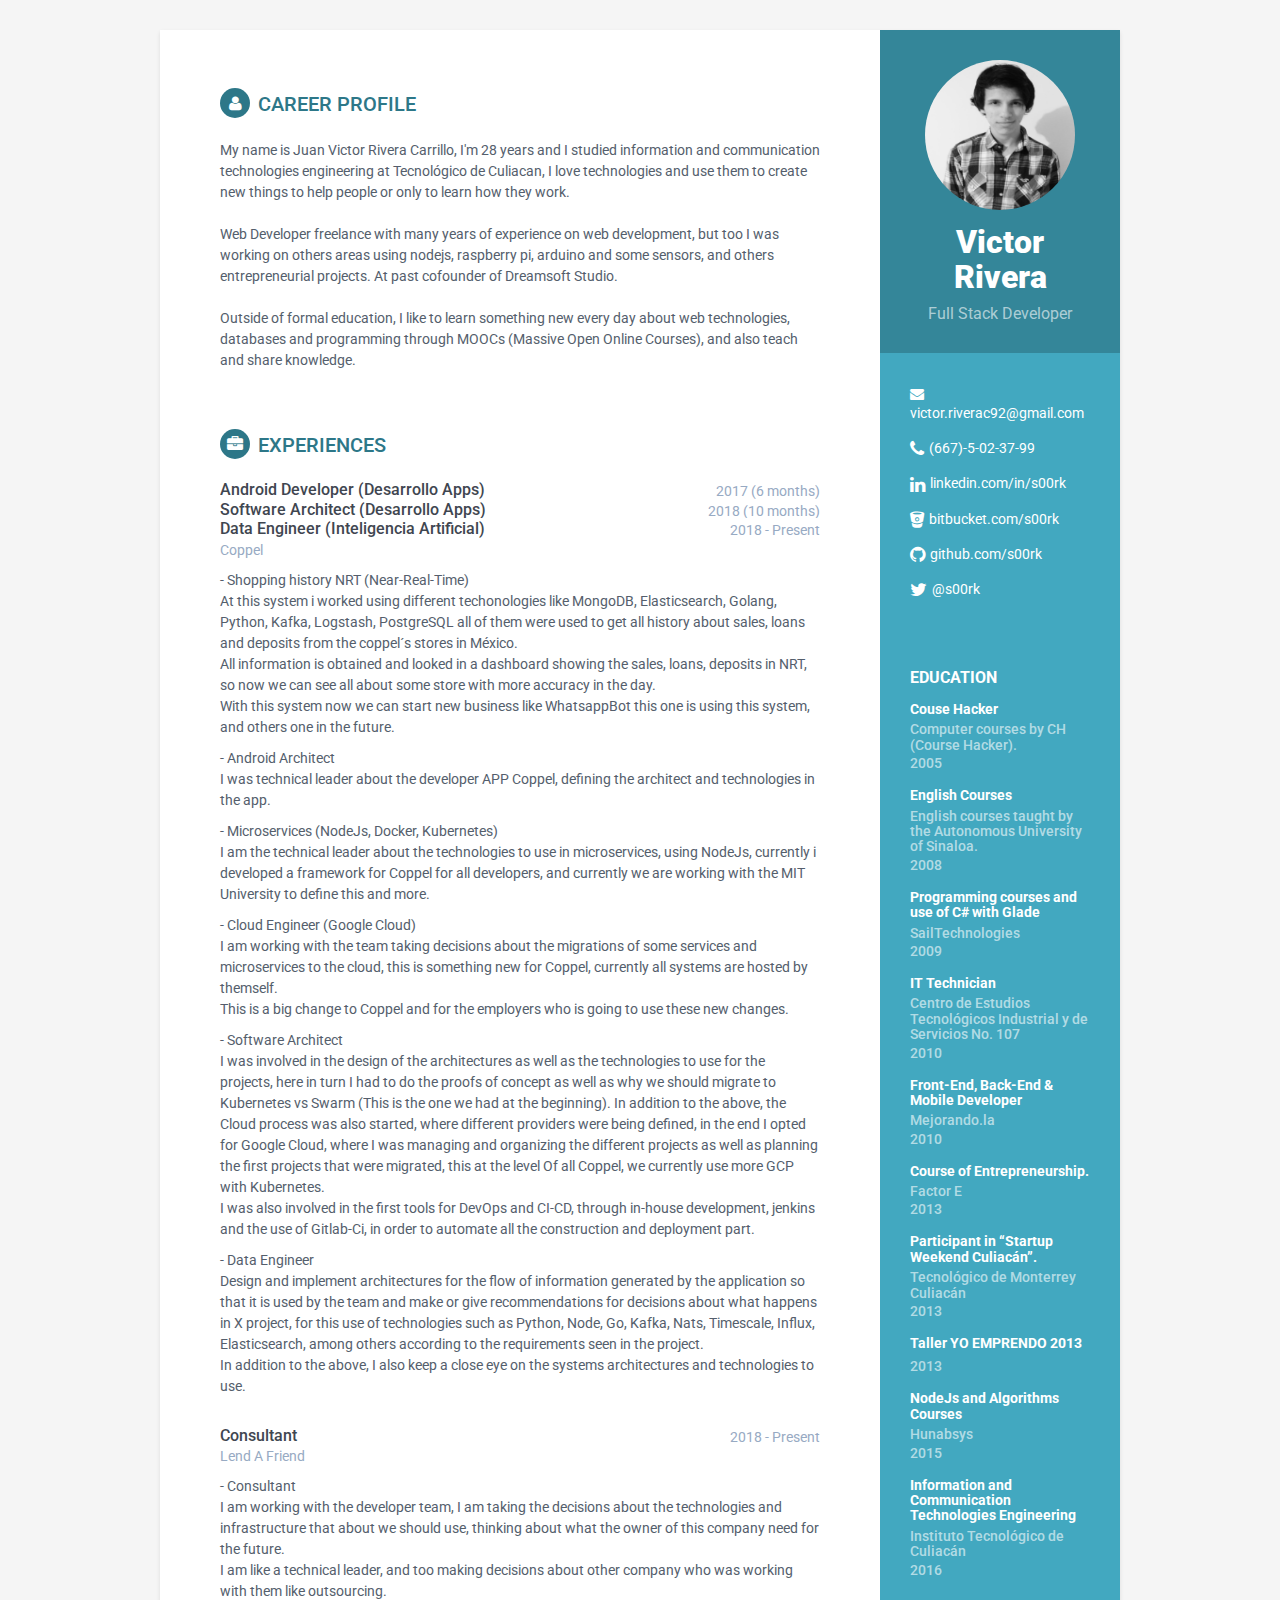
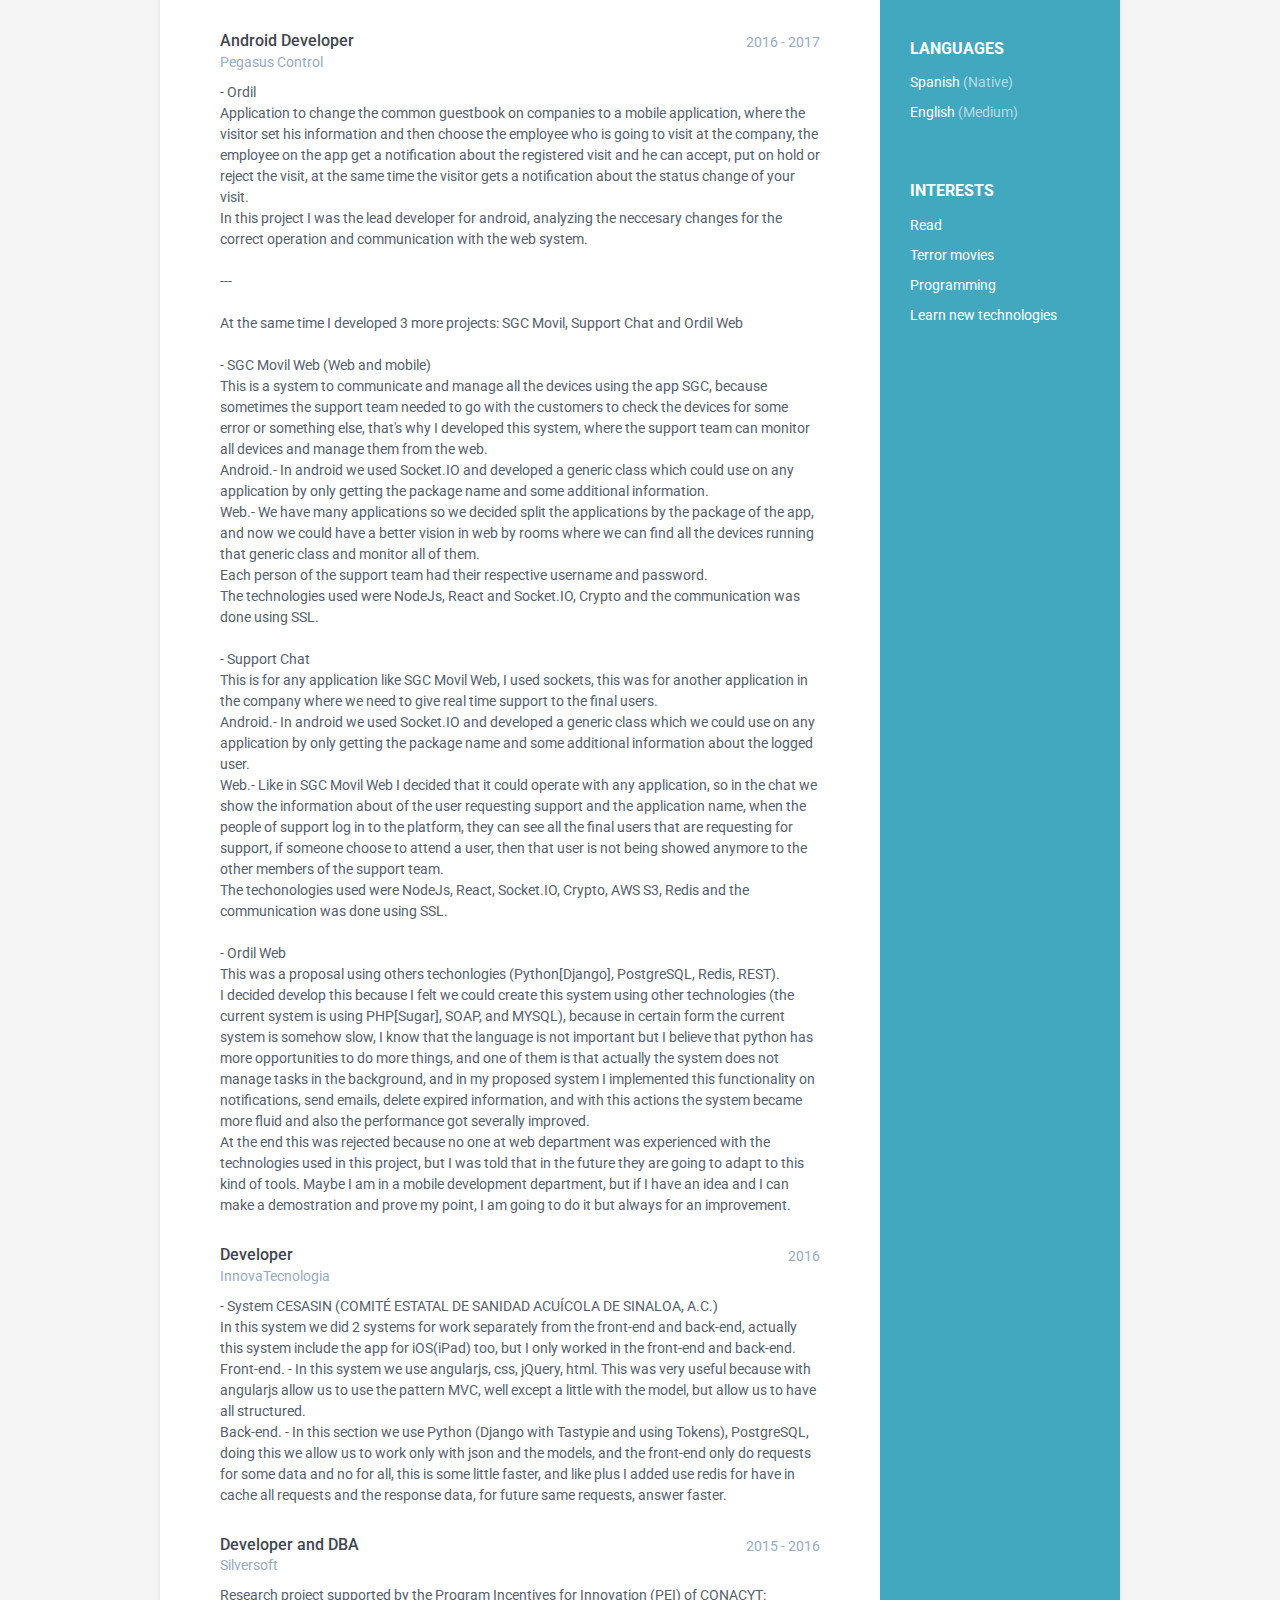
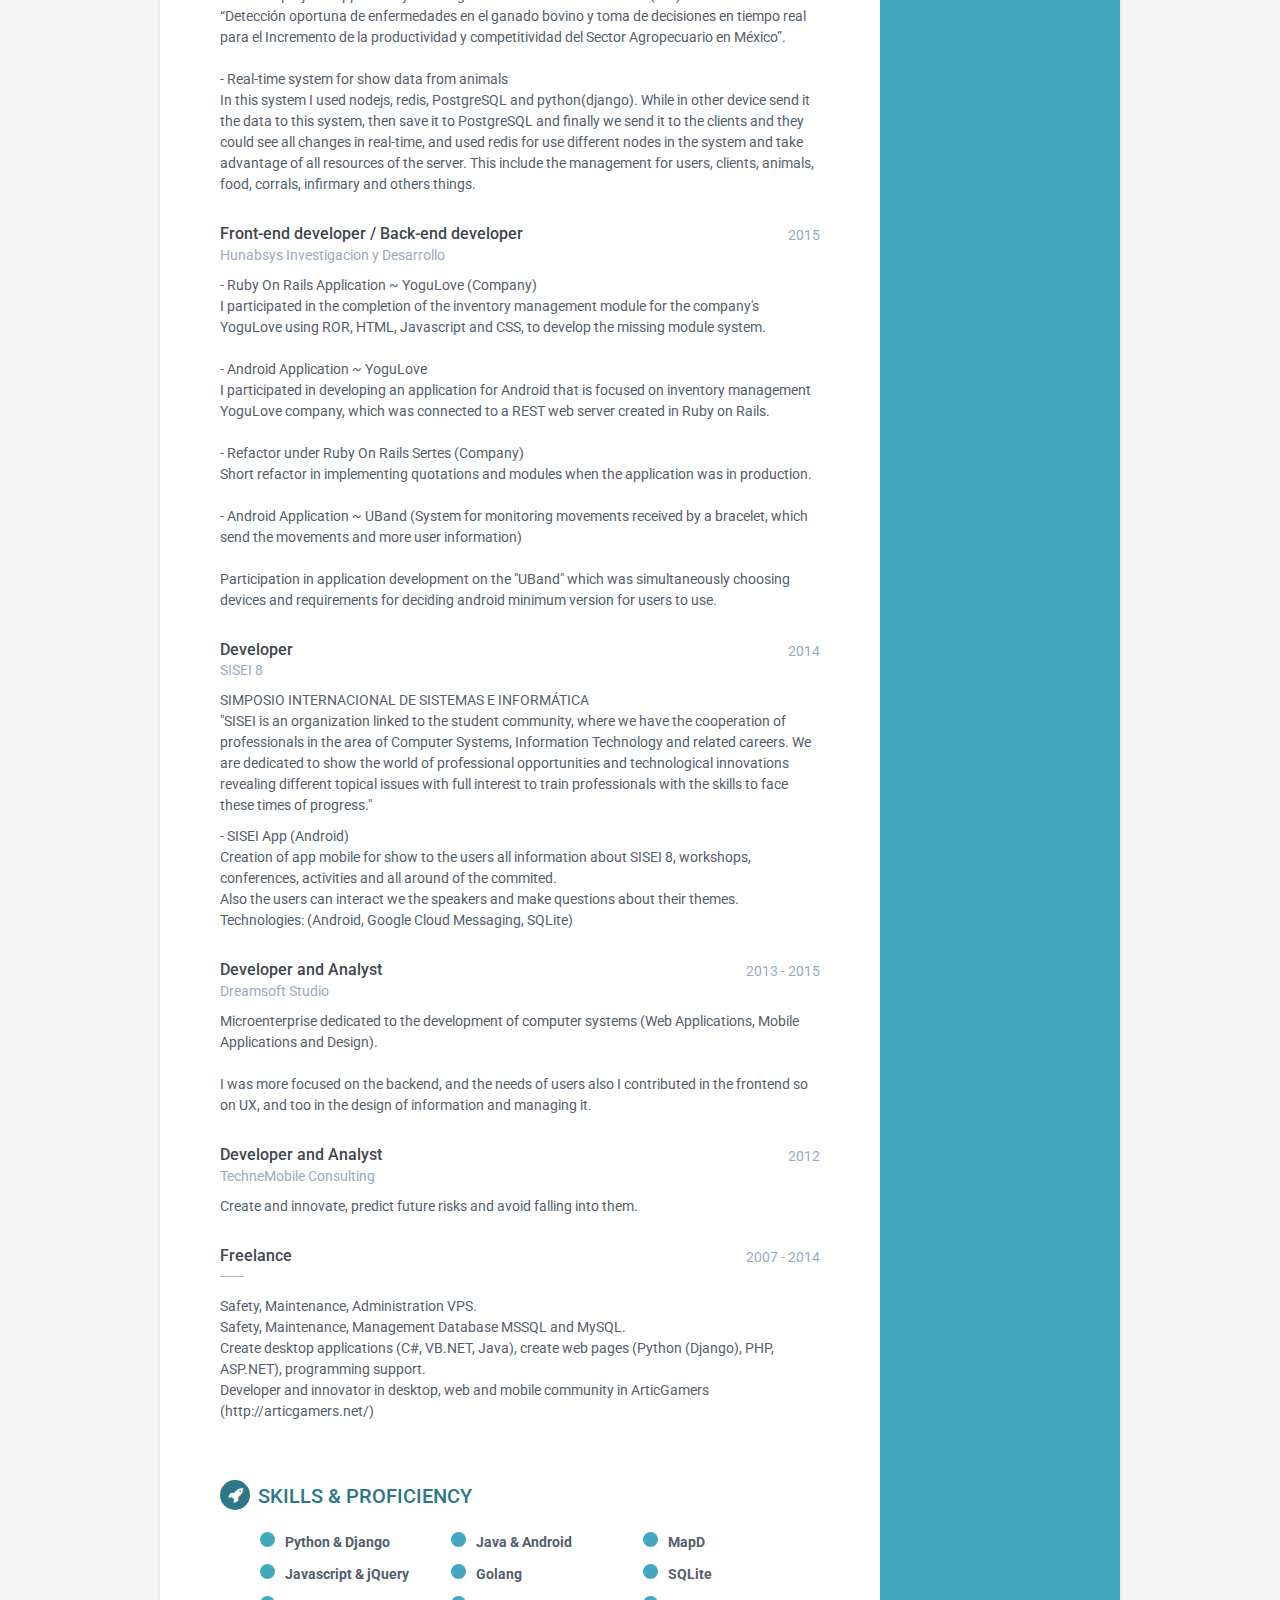
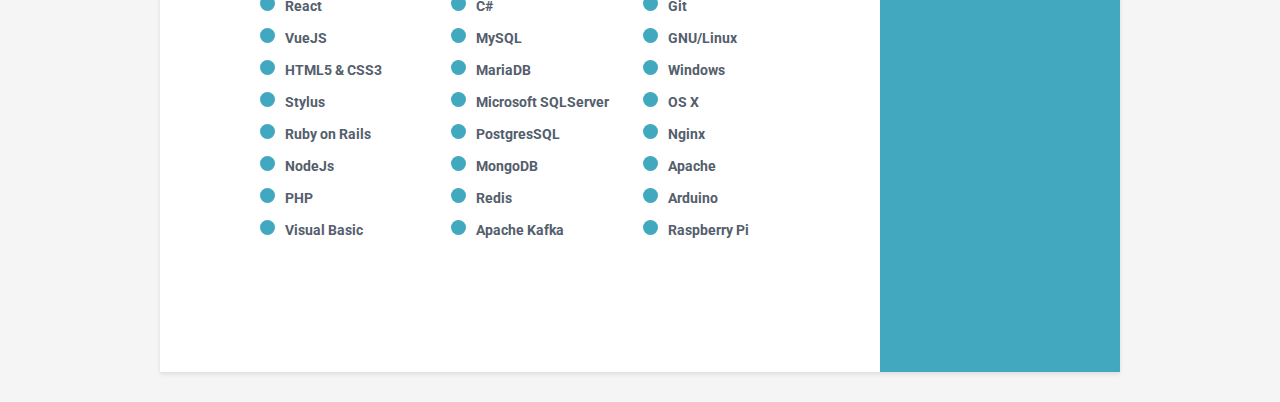
<file: index.html>
<!DOCTYPE html>
<!--[if IE 8]> <html lang="en" class="ie8"> <![endif]-->
<!--[if IE 9]> <html lang="en" class="ie9"> <![endif]-->
<!--[if !IE]><!--> <html lang="en"> <!--<![endif]-->
<head>
    <title>Victor Rivera</title>
    <meta charset="utf-8">
    <meta http-equiv="X-UA-Compatible" content="IE=edge">
    <meta name="viewport" content="width=device-width, initial-scale=1.0">
    <link href='https://fonts.googleapis.com/css?family=Roboto:400,500,400italic,300italic,300,500italic,700,700italic,900,900italic' rel='stylesheet' type='text/css'>
    <link rel="stylesheet" href="assets/plugins/bootstrap/css/bootstrap.min.css">
    <link rel="stylesheet" href="assets/plugins/font-awesome/css/font-awesome.css">

    <link id="theme-style" rel="stylesheet" href="assets/css/styles.css" media="screen">
    <!--[if lt IE 9]>
      <script src="https://oss.maxcdn.com/html5shiv/3.7.2/html5shiv.min.js"></script>
      <script src="https://oss.maxcdn.com/respond/1.4.2/respond.min.js"></script>
      <![endif]-->
  </head>

  <body>
    <div class="wrapper">
        <div class="sidebar-wrapper">
            <div class="profile-container">
                <img class="profile" src="https://s00rk.github.io/assets/images/profile.jpeg" alt="" />
                <h1 class="name">Victor Rivera</h1>
                <h3 class="tagline">Full Stack Developer</h3>
            </div>

            <div class="contact-container container-block">
                <ul class="list-unstyled contact-list">
                    <li class="email"><i class="fa fa-envelope"></i><a href="mailto:victor.riverac92@gmail.com">victor.riverac92@gmail.com</a></li>
                    <li class="phone"><i class="fa fa-phone"></i><a href="tel:6675023799">(667)-5-02-37-99</a></li>
                    <!--
                    <li class="website"><i class="fa fa-globe"></i><a href="http://s00rk.github.io/" target="_blank">Blog</a></li>
                    -->
                    <li class="linkedin"><i class="fa fa-linkedin"></i><a href="https://mx.linkedin.com/in/s00rk" target="_blank">linkedin.com/in/s00rk</a></li>
                    <li class="bitbucket"><i class="fa fa-bitbucket"></i><a href="http://bitbucket.com/s00rk" target="_blank">bitbucket.com/s00rk</a></li>
                    <li class="github"><i class="fa fa-github"></i><a href="http://github.com/s00rk" target="_blank">github.com/s00rk</a></li>
                    <li class="twitter"><i class="fa fa-twitter"></i><a href="https://twitter.com/s00rk" target="_blank">@s00rk</a></li>
                </ul>
            </div>
            <div class="education-container container-block">
                <h2 class="container-block-title">Education</h2>
                <div class="item">
                    <h4 class="degree">Couse Hacker</h4>
                    <h5 class="meta">Computer courses by CH (Course Hacker).</h5>
                    <div class="time">2005</div>
                </div>
                <div class="item">
                    <h4 class="degree">English Courses</h4>
                    <h5 class="meta">English courses taught by the Autonomous University of Sinaloa.</h5>
                    <div class="time">2008</div>
                </div>
                <div class="item">
                    <h4 class="degree">Programming courses and use of C# with Glade</h4>
                    <h5 class="meta">SailTechnologies</h5>
                    <div class="time">2009</div>
                </div>
                <div class="item">
                    <h4 class="degree">IT Technician</h4>
                    <h5 class="meta">Centro de Estudios Tecnológicos Industrial y de Servicios No. 107</h5>
                    <div class="time">2010</div>
                </div>
                <div class="item">
                    <h4 class="degree">Front-End, Back-End & Mobile Developer</h4>
                    <h5 class="meta">Mejorando.la</h5>
                    <div class="time">2010</div>
                </div>
                <div class="item">
                    <h4 class="degree">Course of Entrepreneurship.</h4>
                    <h5 class="meta">Factor E</h5>
                    <div class="time">2013</div>
                </div>
                <div class="item">
                    <h4 class="degree">Participant in “Startup Weekend Culiacán”.</h4>
                    <h5 class="meta">Tecnológico de Monterrey Culiacán</h5>
                    <div class="time">2013</div>
                </div>
                <div class="item">
                    <h4 class="degree">Taller YO EMPRENDO 2013</h4>
                    <div class="time">2013</div>
                </div>
                <div class="item">
                    <h4 class="degree">NodeJs and Algorithms Courses</h4>
                    <h5 class="meta">Hunabsys</h5>
                    <div class="time">2015</div>
                </div>
                <div class="item">
                    <h4 class="degree">Information and Communication Technologies Engineering</h4>
                    <h5 class="meta">Instituto Tecnológico de Culiacán</h5>
                    <div class="time">2016</div>
                </div>
            </div>

            <div class="languages-container container-block">
                <h2 class="container-block-title">Languages</h2>
                <ul class="list-unstyled interests-list">
                    <li>Spanish <span class="lang-desc">(Native)</span></li>
                    <li>English <span class="lang-desc">(Medium)</span></li>
                </ul>
            </div>

            <div class="interests-container container-block">
                <h2 class="container-block-title">Interests</h2>
                <ul class="list-unstyled interests-list">
                    <li>Read</li>
                    <li>Terror movies</li>
                    <li>Programming</li>
                    <li>Learn new technologies</li>
                </ul>
            </div>

        </div>

        <div class="main-wrapper">

            <section class="section summary-section">
                <h2 class="section-title"><i class="fa fa-user"></i>Career Profile</h2>
                <div class="summary">
                    <p>
                        My name is Juan Victor Rivera Carrillo, I'm 28 years and I studied information and communication technologies engineering at Tecnológico de Culiacan, I love technologies and use them to create new things to help people or only to learn how they work.
                        <br><br>
                        Web Developer freelance with many years of experience on web development, but too I was working on others areas using nodejs, raspberry pi, arduino and some sensors, and others entrepreneurial projects.
                        At past cofounder of Dreamsoft Studio.
                        <br><br>
                        Outside of formal education, I like to learn something new every day about web technologies, databases and programming through MOOCs (Massive Open Online Courses), and also teach and share knowledge.
                    </p>
                </div>
            </section>

            <section class="section experiences-section">
                <h2 class="section-title"><i class="fa fa-briefcase"></i>Experiences</h2>

				<div class="item">
                    <div class="meta">
                        <div class="upper-row">
                            <h3 class="job-title">Android Developer (Desarrollo Apps)</h3>
                            <div class="time">2017 (6 months)</div>
                        </div>
						<div class="upper-row">
                            <h3 class="job-title">Software Architect (Desarrollo Apps)</h3>
                            <div class="time">2018 (10 months)</div>
                        </div>
						<div class="upper-row">
                            <h3 class="job-title">Data Engineer (Inteligencia Artificial)</h3>
                            <div class="time">2018 - Present</div>
                        </div>
                        <div class="company">Coppel</div>
                    </div>
                    <div class="details">
                        <p>
                            - Shopping history NRT (Near-Real-Time)
                            <br>
                            At this system i worked using different techonologies like MongoDB, Elasticsearch, Golang, Python, Kafka, Logstash, PostgreSQL all of them were used to get all history about sales, loans and deposits from the coppel´s stores in México.  <br>
                            All information is obtained and looked in a dashboard showing the sales, loans, deposits in NRT, so now we can see all about some store with more accuracy in the day. <br>
							With this system now we can start new business like WhatsappBot this one is using this system, and others one in the future.
                        </p>
						<p>
                            - Android Architect
							<br />
							I was technical leader about the developer APP Coppel, defining the architect and technologies in the app.
                        </p>
						<p>
                            - Microservices (NodeJs, Docker, Kubernetes)
							<br />
							I am the technical leader about the technologies to use in microservices, using NodeJs, currently i developed a framework for Coppel for all developers, and currently we are working with the MIT University to define this and more.
                        </p>
						<p>
                            - Cloud Engineer (Google Cloud)
							<br />
							I am working with the team taking decisions about the migrations of some services and microservices to the cloud, this is something new for Coppel, currently all systems are hosted by themself.<br />
							This is a big change to Coppel and for the employers who is going to use these new changes.
                        </p>
                        <p>
                            - Software Architect
                            <br />
                            I was involved in the design of the architectures as well as the technologies to use for the projects, here in turn I had to do the proofs of concept as well as why we should migrate to Kubernetes vs Swarm (This is the one we had at the beginning).
In addition to the above, the Cloud process was also started, where different providers were being defined, in the end I opted for Google Cloud, where I was managing and organizing the different projects as well as planning the first projects that were migrated, this at the level Of all Coppel, we currently use more GCP with Kubernetes.
                            <br />
I was also involved in the first tools for DevOps and CI-CD, through in-house development, jenkins and the use of Gitlab-Ci, in order to automate all the construction and deployment part.
                        </p>
                        <p>
                            - Data Engineer
                            <br />
                            Design and implement architectures for the flow of information generated by the application so that it is used by the team and make or give recommendations for decisions about what happens in X project, for this use of technologies such as Python, Node, Go, Kafka, Nats, Timescale, Influx, Elasticsearch, among others according to the requirements seen in the project.
                            <br />
                            In addition to the above, I also keep a close eye on the systems architectures and technologies to use.
                        </p>
                    </div>
                </div>

				<div class="item">
                    <div class="meta">
						<div class="upper-row">
                            <h3 class="job-title">Consultant</h3>
                            <div class="time">2018 - Present</div>
                        </div>
                        <div class="company">Lend A Friend</div>
                    </div>
                    <div class="details">
                        <p>
                            - Consultant
                            <br>
                            I am working with the developer team, I am taking the decisions about the technologies and infrastructure that about we should use, thinking about what the owner of this company need for the future.<br />
							I am like a technical leader, and too making decisions about other company who was working with them like outsourcing.
                        </p>
                    </div>
                </div>

                <div class="item">
                    <div class="meta">
                        <div class="upper-row">
                            <h3 class="job-title">Android Developer</h3>
                            <div class="time">2016 - 2017</div>
                        </div>
                        <div class="company">Pegasus Control</div>
                    </div>
                    <div class="details">
                        <p>
                            - Ordil
                            <br>
                            Application to change the common guestbook on companies to a mobile application, where the visitor set his information and then choose the employee who is going to visit at the company,
                            the employee on the app get a notification about the registered visit and he can accept, put on hold or reject the visit, at the same time the visitor gets a notification about the status change of your visit.
                            <br />
                            In this project I was the lead developer for android, analyzing the neccesary changes for the correct operation and communication with the web system.
                            <br /><br />
                            ---
                            <br /><br />
                            At the same time I developed 3 more projects: SGC Movil, Support Chat and Ordil Web
                            <br /><br />
                            - SGC Movil Web (Web and mobile)
                            <br />
                            This is a system to communicate and manage all the devices using the app SGC, because sometimes the support team needed to go with the customers to check the devices for some error or something else,
                            that's why I developed this system, where the support team can monitor all devices and manage them from the web.
                            <br />
                            Android.- In android we used Socket.IO and developed a generic class which could use on any application by only getting the package name and some additional information.
                            <br />
                            Web.- We have many applications so we decided split the applications by the package of the app, and now we could
                            have a better vision in web by rooms where we can find all the devices running that generic class and monitor all of them.
                            <br />
                            Each person of the support team had their respective username and password.
                            <br />
                            The technologies used were NodeJs, React and Socket.IO, Crypto and the communication was done using SSL.
                            <br /><br />
                            - Support Chat
                            <br />
                            This is for any application like SGC Movil Web, I used sockets, this was for another application in the company where we need to give real time support to the final users.
                            <br />
                            Android.- In android we used Socket.IO and developed a generic class which we could use on any application by only getting the package name and some additional information about the logged user.
                            <br />
                            Web.- Like in SGC Movil Web I decided that it could operate with any application, so in the chat we show the information about of the user requesting support and the application name,
                            when the people of support log in to the platform, they can see all the final users that are requesting for support, if someone choose to attend a user, then that user is not being showed anymore to the other members of the support team.
                            <br />
                            The techonologies used were NodeJs, React, Socket.IO, Crypto, AWS S3, Redis and the communication was done using SSL.
                            <br /><br />
                            - Ordil Web
                            <br />
                            This was a proposal using others techonlogies (Python[Django], PostgreSQL, Redis, REST).
                            <br />
                            I decided develop this because I felt we could create this system using other technologies (the current system is using PHP[Sugar], SOAP, and MYSQL), because in certain form the current system is somehow slow,
                            I know that the language is not important but I believe that python has more opportunities to do more things, and one of them is that actually the system does not manage tasks in the background, and in my proposed system
                            I implemented this functionality on notifications, send emails, delete expired information, and with this actions the system became more fluid and also the performance got severally improved.
                            <br />
                            At the end this was rejected because no one at web department was experienced with the technologies used in this project, but I was told that in the future they are going to adapt to this kind of tools.
                            Maybe I am in a mobile development department, but if I have an idea and I can make a demostration and prove my point, I am going to do it but always for an improvement.
                        </p>
                    </div>
                </div>

                <div class="item">
                    <div class="meta">
                        <div class="upper-row">
                            <h3 class="job-title">Developer</h3>
                            <div class="time">2016</div>
                        </div>
                        <div class="company">InnovaTecnologia</div>
                    </div>
                    <div class="details">
                        <p>
                            - System CESASIN (COMITÉ ESTATAL DE SANIDAD ACUÍCOLA DE SINALOA, A.C.)
                            <br>
                            In this system we did 2 systems for work separately from the front-end and back-end, actually this system include the app for iOS(iPad) too, but I only worked in the front-end and back-end. <br>
                            Front-end. - In this system we use angularjs, css, jQuery, html. This was very useful because with angularjs allow us to use the pattern MVC, well except a little with the model, but allow us to have all structured. <br>
                            Back-end. - In this section we use Python (Django with Tastypie and using Tokens), PostgreSQL, doing this we allow us to work only with json and the models, and the front-end only do requests for some data and no for all, this is some little faster, and like plus I added use redis for have in cache all requests and the response data, for future same requests, answer faster.
                        </p>
                    </div>
                </div>

                <div class="item">
                    <div class="meta">
                        <div class="upper-row">
                            <h3 class="job-title">Developer and DBA</h3>
                            <div class="time">2015 - 2016</div>
                        </div><!--//upper-row-->
                        <div class="company">Silversoft</div>
                    </div><!--//meta-->
                    <div class="details">
                        <p>
                            Research project supported by the Program Incentives for Innovation (PEI) of CONACYT:
                            <br>
                            “Detección oportuna de enfermedades en el ganado bovino y toma de decisiones en tiempo real para el Incremento de la productividad y competitividad del Sector Agropecuario en México”.

                            <br><br>
                            - Real-time system for show data from animals
                            <br>
                            In this system I used nodejs, redis, PostgreSQL and python(django). While in other device send it the data to this system, then save it to PostgreSQL and finally we send it to the clients and they could see all changes in real-time, and used redis for use different nodes in the system and take advantage of all resources of the server. This include the management for users, clients, animals, food, corrals, infirmary and others things.
                        </p>
                    </div><!--//details-->
                </div>

                <div class="item">
                    <div class="meta">
                        <div class="upper-row">
                            <h3 class="job-title">Front-end developer / Back-end developer</h3>
                            <div class="time">2015</div>
                        </div><!--//upper-row-->
                        <div class="company">Hunabsys Investigacion y Desarrollo</div>
                    </div><!--//meta-->
                    <div class="details">
                        <p>
                            - Ruby On Rails Application ~ YoguLove (Company)<br>
                            I participated in the completion of the inventory management module for the company's YoguLove using ROR, HTML, Javascript and CSS, to develop the missing module system.
                            <br><br>
                            - Android Application ~ YoguLove <br>
                            I participated in developing an application for Android that is focused on inventory management YoguLove company, which was connected to a REST web server created in Ruby on Rails.
                            <br><br>
                            - Refactor under Ruby On Rails Sertes (Company) <br>
                            Short refactor in implementing quotations and modules when the application was in production.
                            <br><br>
                            - Android Application ~ UBand (System for monitoring movements received by a bracelet, which send the movements and more user information)
                            <br><br>
                            Participation in application development on the "UBand" which was simultaneously choosing devices and requirements for deciding android minimum version for users to use.
                        </p>
                    </div><!--//details-->
                </div>

                <div class="item">
                    <div class="meta">
                        <div class="upper-row">
                            <h3 class="job-title">Developer</h3>
                            <div class="time">2014</div>
                        </div><!--//upper-row-->
                        <div class="company">SISEI 8</div>
                    </div><!--//meta-->
                    <div class="details">
                        <p>
                            SIMPOSIO INTERNACIONAL DE SISTEMAS E INFORMÁTICA <br>
                            "SISEI is an organization linked to the student community, where we have the cooperation of professionals in the area of ​​Computer Systems, Information Technology and related careers. We are dedicated to show the world of professional opportunities and technological innovations revealing different topical issues with full interest to train professionals with the skills to face these times of progress."
                        </p>
                        <p>
                        - SISEI App (Android) <br>
                        Creation of app mobile for show to the users all information about SISEI 8, workshops, conferences, activities and all around of the commited. <br>
                        Also the users can interact we the speakers and make questions about their themes. <br>
                        Technologies: (Android, Google Cloud Messaging, SQLite)
                        </p>
                    </div><!--//details-->
                </div>

                <div class="item">
                    <div class="meta">
                        <div class="upper-row">
                            <h3 class="job-title">Developer and Analyst</h3>
                            <div class="time">2013 - 2015</div>
                        </div><!--//upper-row-->
                        <div class="company">Dreamsoft Studio</div>
                    </div><!--//meta-->
                    <div class="details">
                        <p>
                        Microenterprise dedicated to the development of computer systems (Web Applications, Mobile Applications and Design).
                        <br><br>
                        I was more focused on the backend, and the needs of users also I contributed in the frontend so on UX, and too in the design of information and managing it.
                        </p>
                    </div><!--//details-->
                </div>

                <div class="item">
                    <div class="meta">
                        <div class="upper-row">
                            <h3 class="job-title">Developer and Analyst</h3>
                            <div class="time">2012</div>
                        </div><!--//upper-row-->
                        <div class="company">TechneMobile Consulting</div>
                    </div><!--//meta-->
                    <div class="details">
                        <p>
                            Create and innovate, predict future risks and avoid falling into them.
                        </p>
                    </div><!--//details-->
                </div>
                <div class="item">
                    <div class="meta">
                        <div class="upper-row">
                            <h3 class="job-title">Freelance</h3>
                            <div class="time">2007 - 2014</div>
                        </div><!--//upper-row-->
                        <div class="company">------</div>
                    </div><!--//meta-->
                    <div class="details">
                        <p>
                            Safety, Maintenance, Administration VPS.
                            <br>
                            Safety, Maintenance, Management Database MSSQL and MySQL.
                            <br>
                            Create desktop applications (C#, VB.NET, Java), create web pages (Python (Django), PHP, ASP.NET), programming support.
                            <br>
                            Developer and innovator in desktop, web and mobile community in ArticGamers (http://articgamers.net/)
                        </p>
                    </div><!--//details-->
                </div>

            </section><!--//section-->

            <!--
            <section class="section projects-section">
                <h2 class="section-title"><i class="fa fa-archive"></i>Projects</h2>
                <div class="intro">
                    <p>You can list your side projects or open source libraries in this section. Lorem ipsum dolor sit amet, consectetur adipiscing elit. Vestibulum et ligula in nunc bibendum fringilla a eu lectus.</p>
                </div>
                <div class="item">
                    <span class="project-title"><a href="#hook">Velocity</a></span> - <span class="project-tagline">A responsive website template designed to help startups promote, market and sell their products.</span>

                </div>
                <div class="item">
                    <span class="project-title"><a href="http://themes.3rdwavemedia.com/website-templates/responsive-bootstrap-theme-web-development-agencies-devstudio/" target="_blank">DevStudio</a></span> -
                    <span class="project-tagline">A responsive website template designed to help web developers/designers market their services. </span>
                </div>
                <div class="item">
                    <span class="project-title"><a href="http://themes.3rdwavemedia.com/website-templates/responsive-bootstrap-theme-for-startups-tempo/" target="_blank">Tempo</a></span> - <span class="project-tagline">A responsive website template designed to help startups promote their products or services and to attract users &amp; investors</span>
                </div>
                <div class="item">
                    <span class="project-title"><a href="hhttp://themes.3rdwavemedia.com/website-templates/responsive-bootstrap-theme-mobile-apps-atom/" target="_blank">Atom</a></span> - <span class="project-tagline">A comprehensive website template solution for startups/developers to market their mobile apps. </span>
                </div>
                <div class="item">
                    <span class="project-title"><a href="http://themes.3rdwavemedia.com/website-templates/responsive-bootstrap-theme-for-mobile-apps-delta/" target="_blank">Delta</a></span> - <span class="project-tagline">A responsive Bootstrap one page theme designed to help app developers promote their mobile apps</span>
                </div>
            </section>
        -->

        <section class="skills-section section">
            <h2 class="section-title"><i class="fa fa-rocket"></i>Skills &amp; Proficiency</h2>
            <div class="skillset">
                <ul id="skills">
                    <li>Python & Django</li>
                    <li>Javascript & jQuery</li>
                    <li>React</li>
					<li>VueJS</li>
                    <li>HTML5 & CSS3</li>
                    <li>Stylus</li>
                    <li>Ruby on Rails</li>
                    <li>NodeJs</li>
                    <li>PHP</li>
                    <li>Visual Basic</li>
                    <li>Java & Android</li>
					<li>Golang</li>
                    <li>C#</li>
                    <li>MySQL</li>
                    <li>MariaDB</li>
                    <li>Microsoft SQLServer</li>
                    <li>PostgresSQL</li>
                    <li>MongoDB</li>
                    <li>Redis</li>
					<li>Apache Kafka</li>
					<li>MapD</li>
                    <li>SQLite</li>
                    <li>Git</li>
                    <li>GNU/Linux</li>
                    <li>Windows</li>
                    <li>OS X</li>
                    <li>Nginx</li>
                    <li>Apache</li>
                    <li>Arduino</li>
                    <li>Raspberry Pi</li>
                </ul>
                <!--<div class="item">
                    <h3 class="level-title">Python &amp; Django</h3>
                    <div class="level-bar">
                        <div class="level-bar-inner" data-level="95%">
                        </div>
                    </div>
                </div>

                <div class="item">
                    <h3 class="level-title">Javascript &amp; jQuery</h3>
                    <div class="level-bar">
                        <div class="level-bar-inner" data-level="98%">
                        </div>
                    </div>
                </div>

                <div class="item">
                    <h3 class="level-title">Angular</h3>
                    <div class="level-bar">
                        <div class="level-bar-inner" data-level="85%">
                        </div>
                    </div>
                </div>

                <div class="item">
                    <h3 class="level-title">HTML5 &amp; CSS</h3>
                    <div class="level-bar">
                        <div class="level-bar-inner" data-level="95%">
                        </div>
                    </div>
                </div>

                <div class="item">
                    <h3 class="level-title">Ruby on Rails</h3>
                    <div class="level-bar">
                        <div class="level-bar-inner" data-level="70%">
                        </div>
                    </div>
                </div>

                <div class="item">
                    <h3 class="level-title">NodeJs</h3>
                    <div class="level-bar">
                        <div class="level-bar-inner" data-level="80%">
                        </div>
                    </div>
                </div>

                <div class="item">
                    <h3 class="level-title">PHP</h3>
                    <div class="level-bar">
                        <div class="level-bar-inner" data-level="90%">
                        </div>
                    </div>
                </div>

                <div class="item">
                    <h3 class="level-title">Visual Basic</h3>
                    <div class="level-bar">
                        <div class="level-bar-inner" data-level="80%">
                        </div>
                    </div>
                </div>

                <div class="item">
                    <h3 class="level-title">C++</h3>
                    <div class="level-bar">
                        <div class="level-bar-inner" data-level="80%">
                        </div>
                    </div>
                </div>

                <div class="item">
                    <h3 class="level-title">Java & Android</h3>
                    <div class="level-bar">
                        <div class="level-bar-inner" data-level="80%">
                        </div>
                    </div>
                </div>

                <div class="item">
                    <h3 class="level-title">C# & ASP.NET</h3>
                    <div class="level-bar">
                        <div class="level-bar-inner" data-level="75%">
                        </div>
                    </div>
                </div>

                <div class="item">
                    <h3 class="level-title">MySQL</h3>
                    <div class="level-bar">
                        <div class="level-bar-inner" data-level="90%">
                        </div>
                    </div>
                </div>

                <div class="item">
                    <h3 class="level-title">MariaDB</h3>
                    <div class="level-bar">
                        <div class="level-bar-inner" data-level="90%">
                        </div>
                    </div>
                </div>

                <div class="item">
                    <h3 class="level-title">SqlServer</h3>
                    <div class="level-bar">
                        <div class="level-bar-inner" data-level="90%">
                        </div>
                    </div>
                </div>

                <div class="item">
                    <h3 class="level-title">PostgresSQL</h3>
                    <div class="level-bar">
                        <div class="level-bar-inner" data-level="90%">
                        </div>
                    </div>
                </div>

                <div class="item">
                    <h3 class="level-title">MongoDB</h3>
                    <div class="level-bar">
                        <div class="level-bar-inner" data-level="80%">
                        </div>
                    </div>
                </div>

                <div class="item">
                    <h3 class="level-title">Cassandra</h3>
                    <div class="level-bar">
                        <div class="level-bar-inner" data-level="75%">
                        </div>
                    </div>
                </div>

                <div class="item">
                    <h3 class="level-title">RethinkDB</h3>
                    <div class="level-bar">
                        <div class="level-bar-inner" data-level="75%">
                        </div>
                    </div>
                </div>

                <div class="item">
                    <h3 class="level-title">Redis</h3>
                    <div class="level-bar">
                        <div class="level-bar-inner" data-level="80%">
                        </div>
                    </div>
                </div>

                <div class="item">
                    <h3 class="level-title">SQLite</h3>
                    <div class="level-bar">
                        <div class="level-bar-inner" data-level="90%">
                        </div>
                    </div>
                </div>

                <div class="item">
                    <h3 class="level-title">Git</h3>
                    <div class="level-bar">
                        <div class="level-bar-inner" data-level="90%">
                        </div>
                    </div>
                </div>

                <div class="item">
                    <h3 class="level-title">GNU/Linux</h3>
                    <div class="level-bar">
                        <div class="level-bar-inner" data-level="90%">
                        </div>
                    </div>
                </div>

                <div class="item">
                    <h3 class="level-title">Windows</h3>
                    <div class="level-bar">
                        <div class="level-bar-inner" data-level="90%">
                        </div>
                    </div>
                </div>

                <div class="item">
                    <h3 class="level-title">Nginx</h3>
                    <div class="level-bar">
                        <div class="level-bar-inner" data-level="90%">
                        </div>
                    </div>
                </div>

                <div class="item">
                    <h3 class="level-title">Apache</h3>
                    <div class="level-bar">
                        <div class="level-bar-inner" data-level="90%">
                        </div>
                    </div>
                </div>

                <div class="item">
                    <h3 class="level-title">Arduino</h3>
                    <div class="level-bar">
                        <div class="level-bar-inner" data-level="70%">
                        </div>
                    </div>
                </div>

                <div class="item">
                    <h3 class="level-title">Raspberry Pi</h3>
                    <div class="level-bar">
                        <div class="level-bar-inner" data-level="70%">
                        </div>
                    </div>
                </div> -->

            </div>
        </section><!--//skills-section-->

    </div><!--//main-body-->
</div>

<!-- Javascript -->
<script type="text/javascript" src="assets/plugins/jquery-1.11.3.min.js"></script>
<script type="text/javascript" src="assets/plugins/bootstrap/js/bootstrap.min.js"></script>
<!-- custom js -->
<script type="text/javascript" src="assets/js/main.js"></script>
</body>
</html>
<!-- wkhtmltopdf --viewport-size 10000x10000 --zoom 0.8 http://localhost:8000/index.html cv.pdf -->
</file>
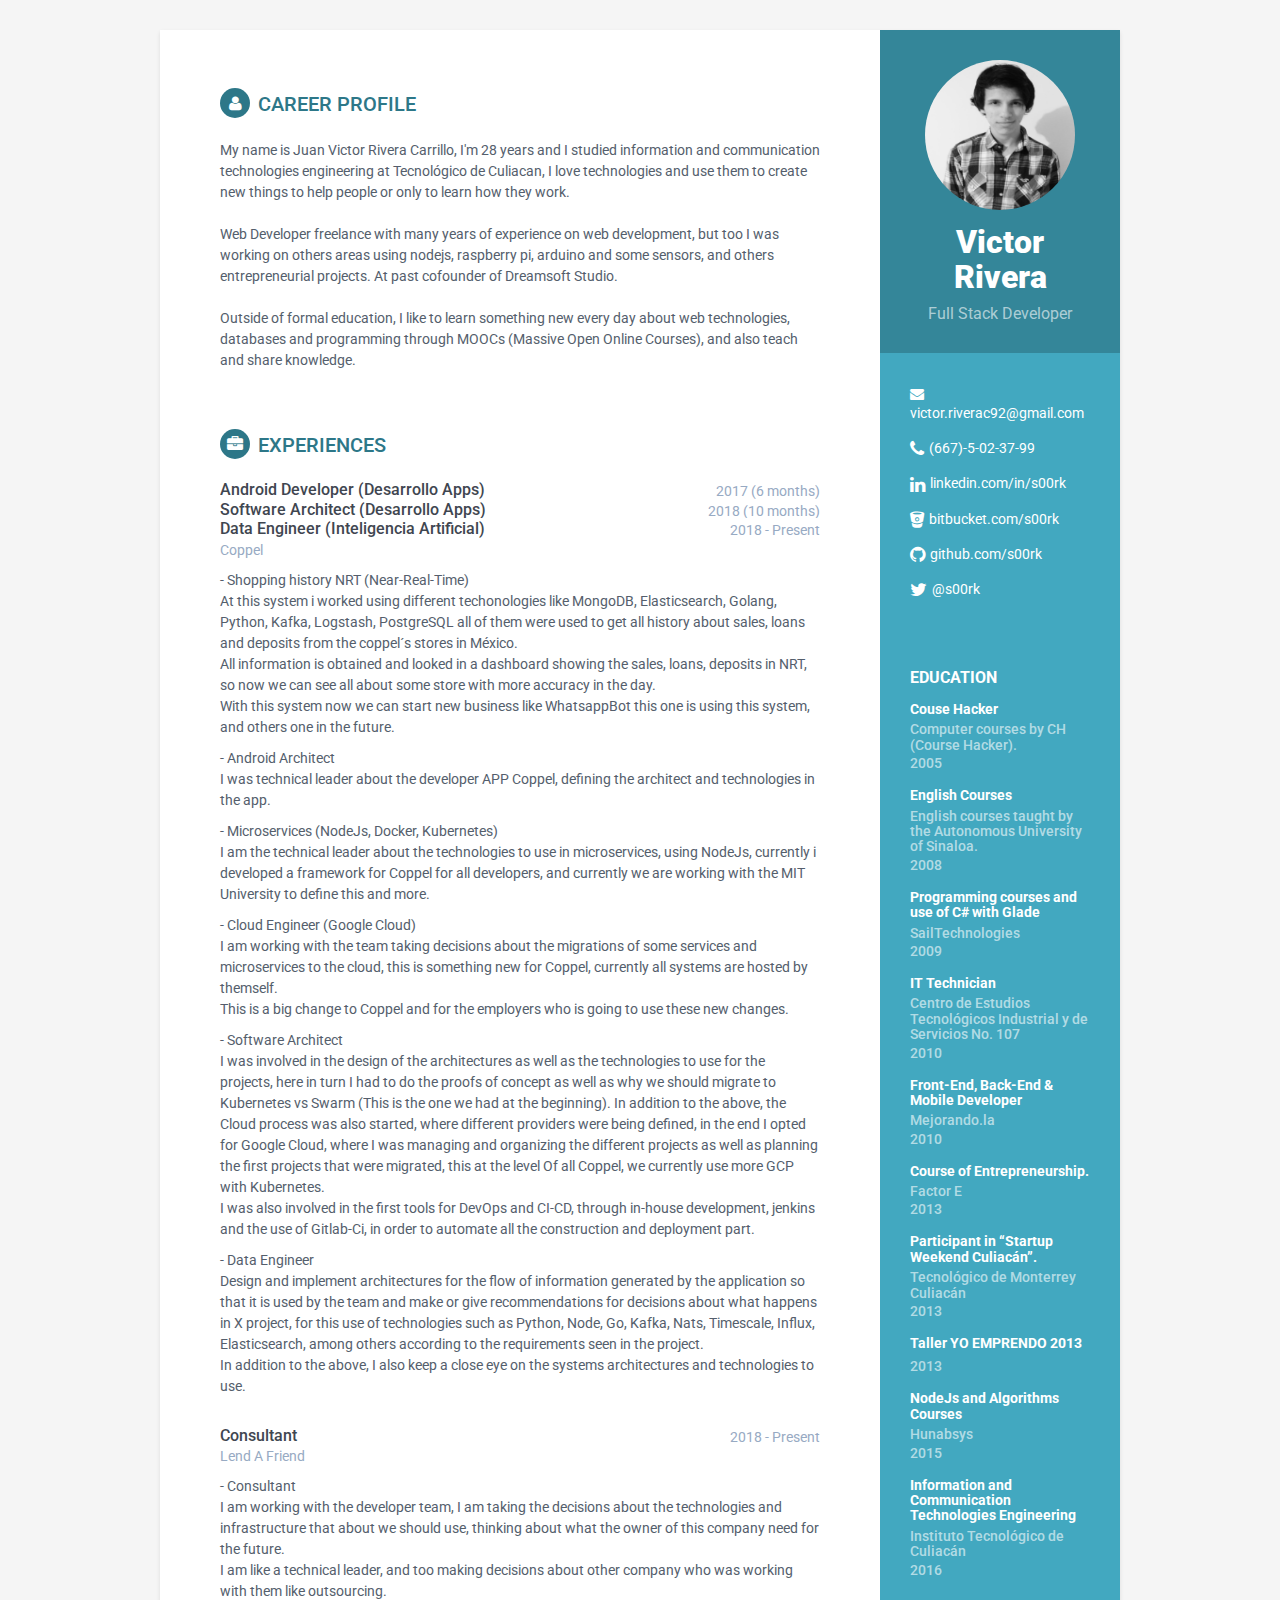
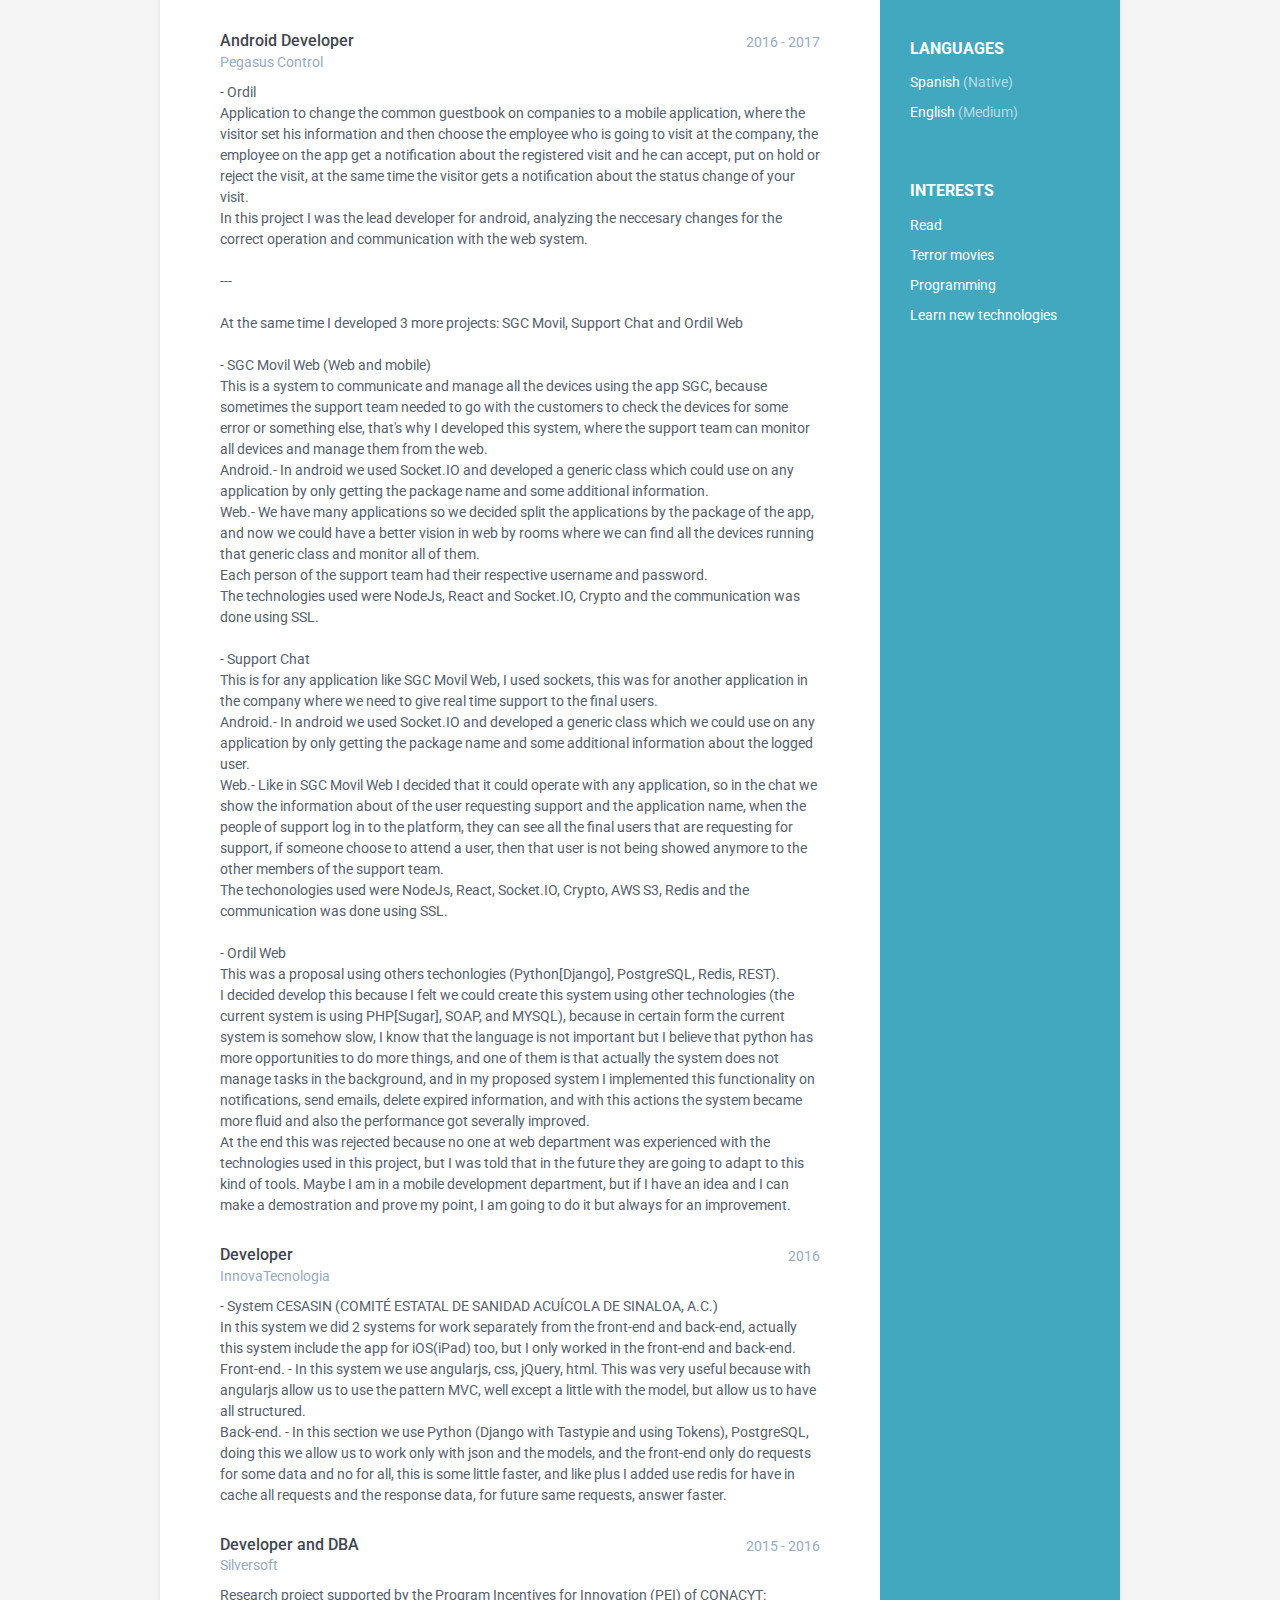
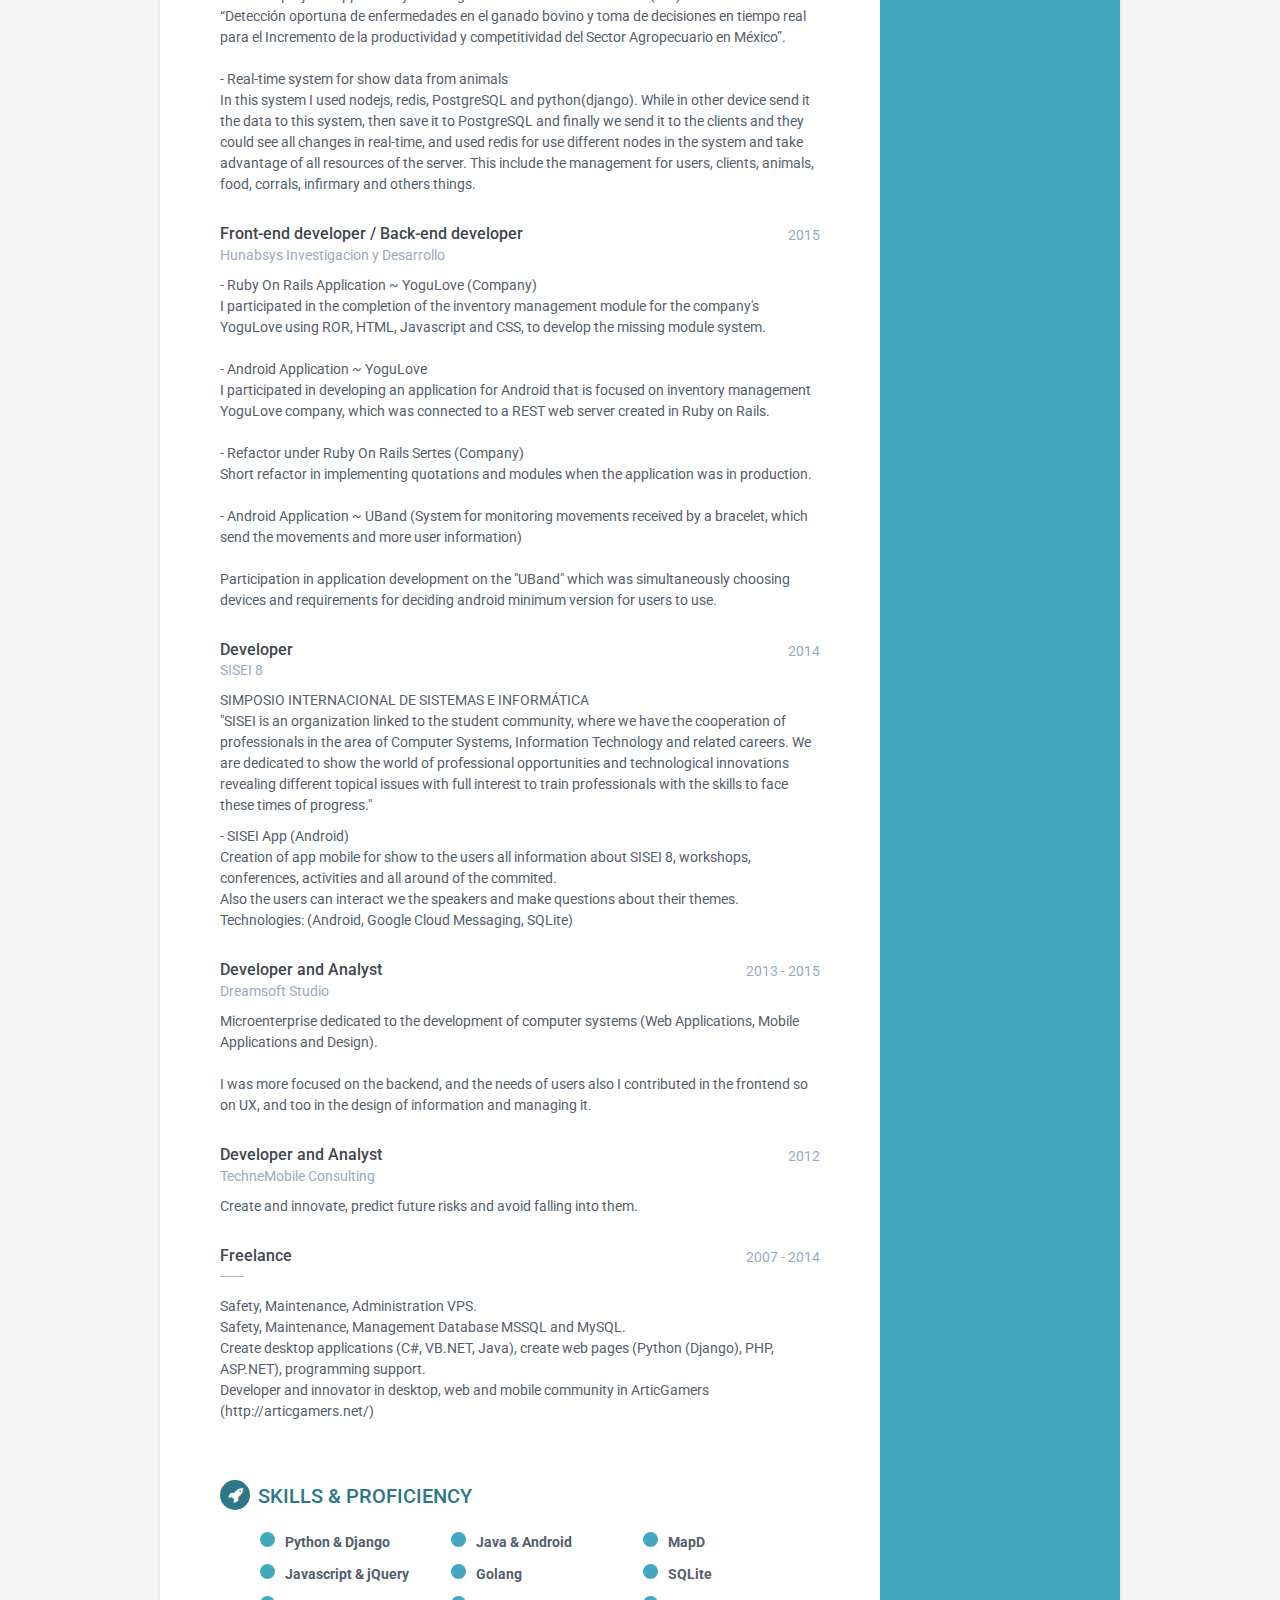
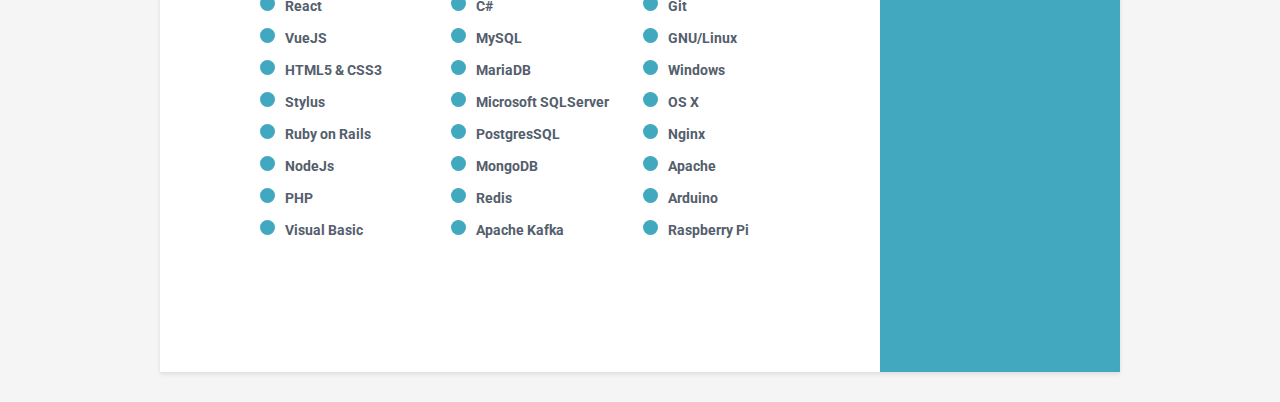
<file: index_full.html>
<!DOCTYPE html>
<!--[if IE 8]> <html lang="en" class="ie8"> <![endif]-->
<!--[if IE 9]> <html lang="en" class="ie9"> <![endif]-->
<!--[if !IE]><!--> <html lang="en"> <!--<![endif]-->
<head>
    <title>Victor Rivera</title>
    <meta charset="utf-8">
    <meta http-equiv="X-UA-Compatible" content="IE=edge">
    <meta name="viewport" content="width=device-width, initial-scale=1.0">
    <link href='https://fonts.googleapis.com/css?family=Roboto:400,500,400italic,300italic,300,500italic,700,700italic,900,900italic' rel='stylesheet' type='text/css'>
    <link rel="stylesheet" href="assets/plugins/bootstrap/css/bootstrap.min.css">
    <link rel="stylesheet" href="assets/plugins/font-awesome/css/font-awesome.css">

    <link id="theme-style" rel="stylesheet" href="assets/css/styles.css" media="screen">
    <!--[if lt IE 9]>
      <script src="https://oss.maxcdn.com/html5shiv/3.7.2/html5shiv.min.js"></script>
      <script src="https://oss.maxcdn.com/respond/1.4.2/respond.min.js"></script>
      <![endif]-->
  </head>

  <body>
    <div class="wrapper">
        <div class="sidebar-wrapper">
            <div class="profile-container">
                <img class="profile" src="https://s00rk.github.io/assets/images/profile.jpeg" alt="" />
                <h1 class="name">Victor Rivera</h1>
                <h3 class="tagline">Full Stack Developer</h3>
            </div>

            <div class="contact-container container-block">
                <ul class="list-unstyled contact-list">
                    <li class="email"><i class="fa fa-envelope"></i><a href="mailto:victor.riverac92@gmail.com">victor.riverac92@gmail.com</a></li>
                    <li class="phone"><i class="fa fa-phone"></i><a href="tel:6675023799">(667)-5-02-37-99</a></li>
                    <!--
                    <li class="website"><i class="fa fa-globe"></i><a href="http://s00rk.github.io/" target="_blank">Blog</a></li>
                    -->
                    <li class="linkedin"><i class="fa fa-linkedin"></i><a href="https://mx.linkedin.com/in/s00rk" target="_blank">linkedin.com/in/s00rk</a></li>
                    <li class="bitbucket"><i class="fa fa-bitbucket"></i><a href="http://bitbucket.com/s00rk" target="_blank">bitbucket.com/s00rk</a></li>
                    <li class="github"><i class="fa fa-github"></i><a href="http://github.com/s00rk" target="_blank">github.com/s00rk</a></li>
                    <li class="twitter"><i class="fa fa-twitter"></i><a href="https://twitter.com/s00rk" target="_blank">@s00rk</a></li>
                </ul>
            </div>
            <div class="education-container container-block">
                <h2 class="container-block-title">Education</h2>
                <div class="item">
                    <h4 class="degree">Couse Hacker</h4>
                    <h5 class="meta">Computer courses by CH (Course Hacker).</h5>
                    <div class="time">2005</div>
                </div>
                <div class="item">
                    <h4 class="degree">English Courses</h4>
                    <h5 class="meta">English courses taught by the Autonomous University of Sinaloa.</h5>
                    <div class="time">2008</div>
                </div>
                <div class="item">
                    <h4 class="degree">Programming courses and use of C# with Glade</h4>
                    <h5 class="meta">SailTechnologies</h5>
                    <div class="time">2009</div>
                </div>
                <div class="item">
                    <h4 class="degree">IT Technician</h4>
                    <h5 class="meta">Centro de Estudios Tecnológicos Industrial y de Servicios No. 107</h5>
                    <div class="time">2010</div>
                </div>
                <div class="item">
                    <h4 class="degree">Front-End, Back-End & Mobile Developer</h4>
                    <h5 class="meta">Mejorando.la</h5>
                    <div class="time">2010</div>
                </div>
                <div class="item">
                    <h4 class="degree">Course of Entrepreneurship.</h4>
                    <h5 class="meta">Factor E</h5>
                    <div class="time">2013</div>
                </div>
                <div class="item">
                    <h4 class="degree">Participant in “Startup Weekend Culiacán”.</h4>
                    <h5 class="meta">Tecnológico de Monterrey Culiacán</h5>
                    <div class="time">2013</div>
                </div>
                <div class="item">
                    <h4 class="degree">Taller YO EMPRENDO 2013</h4>
                    <div class="time">2013</div>
                </div>
                <div class="item">
                    <h4 class="degree">NodeJs and Algorithms Courses</h4>
                    <h5 class="meta">Hunabsys</h5>
                    <div class="time">2015</div>
                </div>
                <div class="item">
                    <h4 class="degree">Information and Communication Technologies Engineering</h4>
                    <h5 class="meta">Instituto Tecnológico de Culiacán</h5>
                    <div class="time">2016</div>
                </div>
            </div>

            <div class="languages-container container-block">
                <h2 class="container-block-title">Languages</h2>
                <ul class="list-unstyled interests-list">
                    <li>Spanish <span class="lang-desc">(Native)</span></li>
                    <li>English <span class="lang-desc">(Medium)</span></li>
                </ul>
            </div>

            <div class="interests-container container-block">
                <h2 class="container-block-title">Interests</h2>
                <ul class="list-unstyled interests-list">
                    <li>Read</li>
                    <li>Terror movies</li>
                    <li>Programming</li>
                    <li>Learn new technologies</li>
                </ul>
            </div>

        </div>

        <div class="main-wrapper">

            <section class="section summary-section">
                <h2 class="section-title"><i class="fa fa-user"></i>Career Profile</h2>
                <div class="summary">
                    <p>
                        My name is Juan Victor Rivera Carrillo, I'm 28 years and I studied information and communication technologies engineering at Tecnológico de Culiacan, I love technologies and use them to create new things to help people or only to learn how they work.
                        <br><br>
                        Web Developer freelance with many years of experience on web development, but too I was working on others areas using nodejs, raspberry pi, arduino and some sensors, and others entrepreneurial projects.
                        At past cofounder of Dreamsoft Studio.
                        <br><br>
                        Outside of formal education, I like to learn something new every day about web technologies, databases and programming through MOOCs (Massive Open Online Courses), and also teach and share knowledge.
                    </p>
                </div>
            </section>

            <section class="section experiences-section">
                <h2 class="section-title"><i class="fa fa-briefcase"></i>Experiences</h2>

				<div class="item">
                    <div class="meta">
                        <div class="upper-row">
                            <h3 class="job-title">Android Developer (Desarrollo Apps)</h3>
                            <div class="time">2017 (6 months)</div>
                        </div>
						<div class="upper-row">
                            <h3 class="job-title">Software Architect (Desarrollo Apps)</h3>
                            <div class="time">2018 (10 months)</div>
                        </div>
						<div class="upper-row">
                            <h3 class="job-title">Data Engineer (Inteligencia Artificial)</h3>
                            <div class="time">2018 - Present</div>
                        </div>
                        <div class="company">Coppel</div>
                    </div>
                    <div class="details">
                        <p>
                            - Shopping history NRT (Near-Real-Time)
                            <br>
                            At this system i worked using different techonologies like MongoDB, Elasticsearch, Golang, Python, Kafka, Logstash, PostgreSQL all of them were used to get all history about sales, loans and deposits from the coppel´s stores in México.  <br>
                            All information is obtained and looked in a dashboard showing the sales, loans, deposits in NRT, so now we can see all about some store with more accuracy in the day. <br>
							With this system now we can start new business like WhatsappBot this one is using this system, and others one in the future.
                        </p>
						<p>
                            - Android Architect
							<br />
							I was technical leader about the developer APP Coppel, defining the architect and technologies in the app.
                        </p>
						<p>
                            - Microservices (NodeJs, Docker, Kubernetes)
							<br />
							I am the technical leader about the technologies to use in microservices, using NodeJs, currently i developed a framework for Coppel for all developers, and currently we are working with the MIT University to define this and more.
                        </p>
						<p>
                            - Cloud Engineer (Google Cloud)
							<br />
							I am working with the team taking decisions about the migrations of some services and microservices to the cloud, this is something new for Coppel, currently all systems are hosted by themself.<br />
							This is a big change to Coppel and for the employers who is going to use these new changes.
                        </p>
                        <p>
                            - Software Architect
                            <br />
                            I was involved in the design of the architectures as well as the technologies to use for the projects, here in turn I had to do the proofs of concept as well as why we should migrate to Kubernetes vs Swarm (This is the one we had at the beginning).
In addition to the above, the Cloud process was also started, where different providers were being defined, in the end I opted for Google Cloud, where I was managing and organizing the different projects as well as planning the first projects that were migrated, this at the level Of all Coppel, we currently use more GCP with Kubernetes.
                            <br />
I was also involved in the first tools for DevOps and CI-CD, through in-house development, jenkins and the use of Gitlab-Ci, in order to automate all the construction and deployment part.
                        </p>
                        <p>
                            - Data Engineer
                            <br />
                            Design and implement architectures for the flow of information generated by the application so that it is used by the team and make or give recommendations for decisions about what happens in X project, for this use of technologies such as Python, Node, Go, Kafka, Nats, Timescale, Influx, Elasticsearch, among others according to the requirements seen in the project.
                            <br />
                            In addition to the above, I also keep a close eye on the systems architectures and technologies to use.
                        </p>
                    </div>
                </div>

				<div class="item">
                    <div class="meta">
						<div class="upper-row">
                            <h3 class="job-title">Consultant</h3>
                            <div class="time">2018 - Present</div>
                        </div>
                        <div class="company">Lend A Friend</div>
                    </div>
                    <div class="details">
                        <p>
                            - Consultant
                            <br>
                            I am working with the developer team, I am taking the decisions about the technologies and infrastructure that about we should use, thinking about what the owner of this company need for the future.<br />
							I am like a technical leader, and too making decisions about other company who was working with them like outsourcing.
                        </p>
                    </div>
                </div>

                <div class="item">
                    <div class="meta">
                        <div class="upper-row">
                            <h3 class="job-title">Android Developer</h3>
                            <div class="time">2016 - 2017</div>
                        </div>
                        <div class="company">Pegasus Control</div>
                    </div>
                    <div class="details">
                        <p>
                            - Ordil
                            <br>
                            Application to change the common guestbook on companies to a mobile application, where the visitor set his information and then choose the employee who is going to visit at the company,
                            the employee on the app get a notification about the registered visit and he can accept, put on hold or reject the visit, at the same time the visitor gets a notification about the status change of your visit.
                            <br />
                            In this project I was the lead developer for android, analyzing the neccesary changes for the correct operation and communication with the web system.
                            <br /><br />
                            ---
                            <br /><br />
                            At the same time I developed 3 more projects: SGC Movil, Support Chat and Ordil Web
                            <br /><br />
                            - SGC Movil Web (Web and mobile)
                            <br />
                            This is a system to communicate and manage all the devices using the app SGC, because sometimes the support team needed to go with the customers to check the devices for some error or something else,
                            that's why I developed this system, where the support team can monitor all devices and manage them from the web.
                            <br />
                            Android.- In android we used Socket.IO and developed a generic class which could use on any application by only getting the package name and some additional information.
                            <br />
                            Web.- We have many applications so we decided split the applications by the package of the app, and now we could
                            have a better vision in web by rooms where we can find all the devices running that generic class and monitor all of them.
                            <br />
                            Each person of the support team had their respective username and password.
                            <br />
                            The technologies used were NodeJs, React and Socket.IO, Crypto and the communication was done using SSL.
                            <br /><br />
                            - Support Chat
                            <br />
                            This is for any application like SGC Movil Web, I used sockets, this was for another application in the company where we need to give real time support to the final users.
                            <br />
                            Android.- In android we used Socket.IO and developed a generic class which we could use on any application by only getting the package name and some additional information about the logged user.
                            <br />
                            Web.- Like in SGC Movil Web I decided that it could operate with any application, so in the chat we show the information about of the user requesting support and the application name,
                            when the people of support log in to the platform, they can see all the final users that are requesting for support, if someone choose to attend a user, then that user is not being showed anymore to the other members of the support team.
                            <br />
                            The techonologies used were NodeJs, React, Socket.IO, Crypto, AWS S3, Redis and the communication was done using SSL.
                            <br /><br />
                            - Ordil Web
                            <br />
                            This was a proposal using others techonlogies (Python[Django], PostgreSQL, Redis, REST).
                            <br />
                            I decided develop this because I felt we could create this system using other technologies (the current system is using PHP[Sugar], SOAP, and MYSQL), because in certain form the current system is somehow slow,
                            I know that the language is not important but I believe that python has more opportunities to do more things, and one of them is that actually the system does not manage tasks in the background, and in my proposed system
                            I implemented this functionality on notifications, send emails, delete expired information, and with this actions the system became more fluid and also the performance got severally improved.
                            <br />
                            At the end this was rejected because no one at web department was experienced with the technologies used in this project, but I was told that in the future they are going to adapt to this kind of tools.
                            Maybe I am in a mobile development department, but if I have an idea and I can make a demostration and prove my point, I am going to do it but always for an improvement.
                        </p>
                    </div>
                </div>

                <div class="item">
                    <div class="meta">
                        <div class="upper-row">
                            <h3 class="job-title">Developer</h3>
                            <div class="time">2016</div>
                        </div>
                        <div class="company">InnovaTecnologia</div>
                    </div>
                    <div class="details">
                        <p>
                            - System CESASIN (COMITÉ ESTATAL DE SANIDAD ACUÍCOLA DE SINALOA, A.C.)
                            <br>
                            In this system we did 2 systems for work separately from the front-end and back-end, actually this system include the app for iOS(iPad) too, but I only worked in the front-end and back-end. <br>
                            Front-end. - In this system we use angularjs, css, jQuery, html. This was very useful because with angularjs allow us to use the pattern MVC, well except a little with the model, but allow us to have all structured. <br>
                            Back-end. - In this section we use Python (Django with Tastypie and using Tokens), PostgreSQL, doing this we allow us to work only with json and the models, and the front-end only do requests for some data and no for all, this is some little faster, and like plus I added use redis for have in cache all requests and the response data, for future same requests, answer faster.
                        </p>
                    </div>
                </div>

                <div class="item">
                    <div class="meta">
                        <div class="upper-row">
                            <h3 class="job-title">Developer and DBA</h3>
                            <div class="time">2015 - 2016</div>
                        </div><!--//upper-row-->
                        <div class="company">Silversoft</div>
                    </div><!--//meta-->
                    <div class="details">
                        <p>
                            Research project supported by the Program Incentives for Innovation (PEI) of CONACYT:
                            <br>
                            “Detección oportuna de enfermedades en el ganado bovino y toma de decisiones en tiempo real para el Incremento de la productividad y competitividad del Sector Agropecuario en México”.

                            <br><br>
                            - Real-time system for show data from animals
                            <br>
                            In this system I used nodejs, redis, PostgreSQL and python(django). While in other device send it the data to this system, then save it to PostgreSQL and finally we send it to the clients and they could see all changes in real-time, and used redis for use different nodes in the system and take advantage of all resources of the server. This include the management for users, clients, animals, food, corrals, infirmary and others things.
                        </p>
                    </div><!--//details-->
                </div>

                <div class="item">
                    <div class="meta">
                        <div class="upper-row">
                            <h3 class="job-title">Front-end developer / Back-end developer</h3>
                            <div class="time">2015</div>
                        </div><!--//upper-row-->
                        <div class="company">Hunabsys Investigacion y Desarrollo</div>
                    </div><!--//meta-->
                    <div class="details">
                        <p>
                            - Ruby On Rails Application ~ YoguLove (Company)<br>
                            I participated in the completion of the inventory management module for the company's YoguLove using ROR, HTML, Javascript and CSS, to develop the missing module system.
                            <br><br>
                            - Android Application ~ YoguLove <br>
                            I participated in developing an application for Android that is focused on inventory management YoguLove company, which was connected to a REST web server created in Ruby on Rails.
                            <br><br>
                            - Refactor under Ruby On Rails Sertes (Company) <br>
                            Short refactor in implementing quotations and modules when the application was in production.
                            <br><br>
                            - Android Application ~ UBand (System for monitoring movements received by a bracelet, which send the movements and more user information)
                            <br><br>
                            Participation in application development on the "UBand" which was simultaneously choosing devices and requirements for deciding android minimum version for users to use.
                        </p>
                    </div><!--//details-->
                </div>

                <div class="item">
                    <div class="meta">
                        <div class="upper-row">
                            <h3 class="job-title">Developer</h3>
                            <div class="time">2014</div>
                        </div><!--//upper-row-->
                        <div class="company">SISEI 8</div>
                    </div><!--//meta-->
                    <div class="details">
                        <p>
                            SIMPOSIO INTERNACIONAL DE SISTEMAS E INFORMÁTICA <br>
                            "SISEI is an organization linked to the student community, where we have the cooperation of professionals in the area of ​​Computer Systems, Information Technology and related careers. We are dedicated to show the world of professional opportunities and technological innovations revealing different topical issues with full interest to train professionals with the skills to face these times of progress."
                        </p>
                        <p>
                        - SISEI App (Android) <br>
                        Creation of app mobile for show to the users all information about SISEI 8, workshops, conferences, activities and all around of the commited. <br>
                        Also the users can interact we the speakers and make questions about their themes. <br>
                        Technologies: (Android, Google Cloud Messaging, SQLite)
                        </p>
                    </div><!--//details-->
                </div>

                <div class="item">
                    <div class="meta">
                        <div class="upper-row">
                            <h3 class="job-title">Developer and Analyst</h3>
                            <div class="time">2013 - 2015</div>
                        </div><!--//upper-row-->
                        <div class="company">Dreamsoft Studio</div>
                    </div><!--//meta-->
                    <div class="details">
                        <p>
                        Microenterprise dedicated to the development of computer systems (Web Applications, Mobile Applications and Design).
                        <br><br>
                        I was more focused on the backend, and the needs of users also I contributed in the frontend so on UX, and too in the design of information and managing it.
                        </p>
                    </div><!--//details-->
                </div>

                <div class="item">
                    <div class="meta">
                        <div class="upper-row">
                            <h3 class="job-title">Developer and Analyst</h3>
                            <div class="time">2012</div>
                        </div><!--//upper-row-->
                        <div class="company">TechneMobile Consulting</div>
                    </div><!--//meta-->
                    <div class="details">
                        <p>
                            Create and innovate, predict future risks and avoid falling into them.
                        </p>
                    </div><!--//details-->
                </div>
                <div class="item">
                    <div class="meta">
                        <div class="upper-row">
                            <h3 class="job-title">Freelance</h3>
                            <div class="time">2007 - 2014</div>
                        </div><!--//upper-row-->
                        <div class="company">------</div>
                    </div><!--//meta-->
                    <div class="details">
                        <p>
                            Safety, Maintenance, Administration VPS.
                            <br>
                            Safety, Maintenance, Management Database MSSQL and MySQL.
                            <br>
                            Create desktop applications (C#, VB.NET, Java), create web pages (Python (Django), PHP, ASP.NET), programming support.
                            <br>
                            Developer and innovator in desktop, web and mobile community in ArticGamers (http://articgamers.net/)
                        </p>
                    </div><!--//details-->
                </div>

            </section><!--//section-->

            <!--
            <section class="section projects-section">
                <h2 class="section-title"><i class="fa fa-archive"></i>Projects</h2>
                <div class="intro">
                    <p>You can list your side projects or open source libraries in this section. Lorem ipsum dolor sit amet, consectetur adipiscing elit. Vestibulum et ligula in nunc bibendum fringilla a eu lectus.</p>
                </div>
                <div class="item">
                    <span class="project-title"><a href="#hook">Velocity</a></span> - <span class="project-tagline">A responsive website template designed to help startups promote, market and sell their products.</span>

                </div>
                <div class="item">
                    <span class="project-title"><a href="http://themes.3rdwavemedia.com/website-templates/responsive-bootstrap-theme-web-development-agencies-devstudio/" target="_blank">DevStudio</a></span> -
                    <span class="project-tagline">A responsive website template designed to help web developers/designers market their services. </span>
                </div>
                <div class="item">
                    <span class="project-title"><a href="http://themes.3rdwavemedia.com/website-templates/responsive-bootstrap-theme-for-startups-tempo/" target="_blank">Tempo</a></span> - <span class="project-tagline">A responsive website template designed to help startups promote their products or services and to attract users &amp; investors</span>
                </div>
                <div class="item">
                    <span class="project-title"><a href="hhttp://themes.3rdwavemedia.com/website-templates/responsive-bootstrap-theme-mobile-apps-atom/" target="_blank">Atom</a></span> - <span class="project-tagline">A comprehensive website template solution for startups/developers to market their mobile apps. </span>
                </div>
                <div class="item">
                    <span class="project-title"><a href="http://themes.3rdwavemedia.com/website-templates/responsive-bootstrap-theme-for-mobile-apps-delta/" target="_blank">Delta</a></span> - <span class="project-tagline">A responsive Bootstrap one page theme designed to help app developers promote their mobile apps</span>
                </div>
            </section>
        -->

        <section class="skills-section section">
            <h2 class="section-title"><i class="fa fa-rocket"></i>Skills &amp; Proficiency</h2>
            <div class="skillset">
                <ul id="skills">
                    <li>Python & Django</li>
                    <li>Javascript & jQuery</li>
                    <li>React</li>
					<li>VueJS</li>
                    <li>HTML5 & CSS3</li>
                    <li>Stylus</li>
                    <li>Ruby on Rails</li>
                    <li>NodeJs</li>
                    <li>PHP</li>
                    <li>Visual Basic</li>
                    <li>Java & Android</li>
					<li>Golang</li>
                    <li>C#</li>
                    <li>MySQL</li>
                    <li>MariaDB</li>
                    <li>Microsoft SQLServer</li>
                    <li>PostgresSQL</li>
                    <li>MongoDB</li>
                    <li>Redis</li>
					<li>Apache Kafka</li>
					<li>MapD</li>
                    <li>SQLite</li>
                    <li>Git</li>
                    <li>GNU/Linux</li>
                    <li>Windows</li>
                    <li>OS X</li>
                    <li>Nginx</li>
                    <li>Apache</li>
                    <li>Arduino</li>
                    <li>Raspberry Pi</li>
                </ul>
                <!--<div class="item">
                    <h3 class="level-title">Python &amp; Django</h3>
                    <div class="level-bar">
                        <div class="level-bar-inner" data-level="95%">
                        </div>
                    </div>
                </div>

                <div class="item">
                    <h3 class="level-title">Javascript &amp; jQuery</h3>
                    <div class="level-bar">
                        <div class="level-bar-inner" data-level="98%">
                        </div>
                    </div>
                </div>

                <div class="item">
                    <h3 class="level-title">Angular</h3>
                    <div class="level-bar">
                        <div class="level-bar-inner" data-level="85%">
                        </div>
                    </div>
                </div>

                <div class="item">
                    <h3 class="level-title">HTML5 &amp; CSS</h3>
                    <div class="level-bar">
                        <div class="level-bar-inner" data-level="95%">
                        </div>
                    </div>
                </div>

                <div class="item">
                    <h3 class="level-title">Ruby on Rails</h3>
                    <div class="level-bar">
                        <div class="level-bar-inner" data-level="70%">
                        </div>
                    </div>
                </div>

                <div class="item">
                    <h3 class="level-title">NodeJs</h3>
                    <div class="level-bar">
                        <div class="level-bar-inner" data-level="80%">
                        </div>
                    </div>
                </div>

                <div class="item">
                    <h3 class="level-title">PHP</h3>
                    <div class="level-bar">
                        <div class="level-bar-inner" data-level="90%">
                        </div>
                    </div>
                </div>

                <div class="item">
                    <h3 class="level-title">Visual Basic</h3>
                    <div class="level-bar">
                        <div class="level-bar-inner" data-level="80%">
                        </div>
                    </div>
                </div>

                <div class="item">
                    <h3 class="level-title">C++</h3>
                    <div class="level-bar">
                        <div class="level-bar-inner" data-level="80%">
                        </div>
                    </div>
                </div>

                <div class="item">
                    <h3 class="level-title">Java & Android</h3>
                    <div class="level-bar">
                        <div class="level-bar-inner" data-level="80%">
                        </div>
                    </div>
                </div>

                <div class="item">
                    <h3 class="level-title">C# & ASP.NET</h3>
                    <div class="level-bar">
                        <div class="level-bar-inner" data-level="75%">
                        </div>
                    </div>
                </div>

                <div class="item">
                    <h3 class="level-title">MySQL</h3>
                    <div class="level-bar">
                        <div class="level-bar-inner" data-level="90%">
                        </div>
                    </div>
                </div>

                <div class="item">
                    <h3 class="level-title">MariaDB</h3>
                    <div class="level-bar">
                        <div class="level-bar-inner" data-level="90%">
                        </div>
                    </div>
                </div>

                <div class="item">
                    <h3 class="level-title">SqlServer</h3>
                    <div class="level-bar">
                        <div class="level-bar-inner" data-level="90%">
                        </div>
                    </div>
                </div>

                <div class="item">
                    <h3 class="level-title">PostgresSQL</h3>
                    <div class="level-bar">
                        <div class="level-bar-inner" data-level="90%">
                        </div>
                    </div>
                </div>

                <div class="item">
                    <h3 class="level-title">MongoDB</h3>
                    <div class="level-bar">
                        <div class="level-bar-inner" data-level="80%">
                        </div>
                    </div>
                </div>

                <div class="item">
                    <h3 class="level-title">Cassandra</h3>
                    <div class="level-bar">
                        <div class="level-bar-inner" data-level="75%">
                        </div>
                    </div>
                </div>

                <div class="item">
                    <h3 class="level-title">RethinkDB</h3>
                    <div class="level-bar">
                        <div class="level-bar-inner" data-level="75%">
                        </div>
                    </div>
                </div>

                <div class="item">
                    <h3 class="level-title">Redis</h3>
                    <div class="level-bar">
                        <div class="level-bar-inner" data-level="80%">
                        </div>
                    </div>
                </div>

                <div class="item">
                    <h3 class="level-title">SQLite</h3>
                    <div class="level-bar">
                        <div class="level-bar-inner" data-level="90%">
                        </div>
                    </div>
                </div>

                <div class="item">
                    <h3 class="level-title">Git</h3>
                    <div class="level-bar">
                        <div class="level-bar-inner" data-level="90%">
                        </div>
                    </div>
                </div>

                <div class="item">
                    <h3 class="level-title">GNU/Linux</h3>
                    <div class="level-bar">
                        <div class="level-bar-inner" data-level="90%">
                        </div>
                    </div>
                </div>

                <div class="item">
                    <h3 class="level-title">Windows</h3>
                    <div class="level-bar">
                        <div class="level-bar-inner" data-level="90%">
                        </div>
                    </div>
                </div>

                <div class="item">
                    <h3 class="level-title">Nginx</h3>
                    <div class="level-bar">
                        <div class="level-bar-inner" data-level="90%">
                        </div>
                    </div>
                </div>

                <div class="item">
                    <h3 class="level-title">Apache</h3>
                    <div class="level-bar">
                        <div class="level-bar-inner" data-level="90%">
                        </div>
                    </div>
                </div>

                <div class="item">
                    <h3 class="level-title">Arduino</h3>
                    <div class="level-bar">
                        <div class="level-bar-inner" data-level="70%">
                        </div>
                    </div>
                </div>

                <div class="item">
                    <h3 class="level-title">Raspberry Pi</h3>
                    <div class="level-bar">
                        <div class="level-bar-inner" data-level="70%">
                        </div>
                    </div>
                </div> -->

            </div>
        </section><!--//skills-section-->

    </div><!--//main-body-->
</div>

<!-- Javascript -->
<script type="text/javascript" src="assets/plugins/jquery-1.11.3.min.js"></script>
<script type="text/javascript" src="assets/plugins/bootstrap/js/bootstrap.min.js"></script>
<!-- custom js -->
<script type="text/javascript" src="assets/js/main.js"></script>
</body>
</html>
<!-- wkhtmltopdf --viewport-size 10000x10000 --zoom 0.8 http://localhost:8000/index.html cv.pdf -->
</file>
<file: assets/css/styles.css>
/*   
 * Template Name: Orbit - Responsive Resume/CV Template for Developers
 * Version: 1.0
 * Author: Xiaoying Riley
 * Twitter: @3rdwave_themes
 * License: Creative Commons Attribution 3.0 License
 * Website: http://themes.3rdwavemedia.com/
 */
 /* styles.css */
 /* ======= Base ======= */
 body {
  font-family: 'Roboto', sans-serif;
  color: #545E6C;
  background: #f5f5f5;
  font-size: 14px;
  padding: 30px;
  -webkit-font-smoothing: antialiased;
  -moz-osx-font-smoothing: grayscale;
}
h1,
h2,
h3,
h4,
h5,
h6 {
  font-weight: 700;
}
a {
  color: #2d7788;
  -webkit-transition: all 0.4s ease-in-out;
  -moz-transition: all 0.4s ease-in-out;
  -ms-transition: all 0.4s ease-in-out;
  -o-transition: all 0.4s ease-in-out;
}
a:hover {
  text-decoration: underline;
  color: #1a454f;
}
a:focus {
  text-decoration: none;
}
p {
  line-height: 1.5;
}
.wrapper {
  background: #42A8C0;
  max-width: 960px;
  margin: 0 auto;
  position: relative;
  -webkit-box-shadow: 0px 2px 4px rgba(0, 0, 0, 0.1);
  -moz-box-shadow: 0px 2px 4px rgba(0, 0, 0, 0.1);
  box-shadow: 0px 2px 4px rgba(0, 0, 0, 0.1);
}
.sidebar-wrapper {
  background: #42A8C0;
  position: absolute;
  right: 0;
  width: 240px;
  height: 100%;
  min-height: 800px;
  color: #fff;
}
.sidebar-wrapper a {
  color: #fff;
}
.sidebar-wrapper .profile-container {
  padding: 30px;
  background: rgba(0, 0, 0, 0.2);
  text-align: center;
  color: #fff;
}
.sidebar-wrapper .name {
  font-size: 32px;
  font-weight: 900;
  margin-top: 0;
  margin-bottom: 10px;
}
.sidebar-wrapper .tagline {
  color: rgba(255, 255, 255, 0.6);
  font-size: 16px;
  font-weight: 400;
  margin-top: 0;
  margin-bottom: 0;
}
.sidebar-wrapper .profile {
  margin-bottom: 15px;
  width: 150px;
  height: 150px;
  border-radius: 50%;
}
.sidebar-wrapper .contact-list .fa {
  margin-right: 5px;
  font-size: 18px;
  vertical-align: middle;
}
.sidebar-wrapper .contact-list li {
  margin-bottom: 15px;
}
.sidebar-wrapper .contact-list li:last-child {
  margin-bottom: 0;
}
.sidebar-wrapper .contact-list .email .fa {
  font-size: 14px;
}
.sidebar-wrapper .container-block {
  padding: 30px;
}
.sidebar-wrapper .container-block-title {
  text-transform: uppercase;
  font-size: 16px;
  font-weight: 700;
  margin-top: 0;
  margin-bottom: 15px;
}
.sidebar-wrapper .degree {
  font-size: 14px;
  margin-top: 0;
  margin-bottom: 5px;
}
.sidebar-wrapper .education-container .item {
  margin-bottom: 15px;
}
.sidebar-wrapper .education-container .item:last-child {
  margin-bottom: 0;
}
.sidebar-wrapper .education-container .meta {
  color: rgba(255, 255, 255, 0.6);
  font-weight: 500;
  margin-bottom: 0px;
  margin-top: 0;
}
.sidebar-wrapper .education-container .time {
  color: rgba(255, 255, 255, 0.6);
  font-weight: 500;
  margin-bottom: 0px;
}
.sidebar-wrapper .languages-container .lang-desc {
  color: rgba(255, 255, 255, 0.6);
}
.sidebar-wrapper .languages-list {
  margin-bottom: 0;
}
.sidebar-wrapper .languages-list li {
  margin-bottom: 10px;
}
.sidebar-wrapper .languages-list li:last-child {
  margin-bottom: 0;
}
.sidebar-wrapper .interests-list {
  margin-bottom: 0;
}
.sidebar-wrapper .interests-list li {
  margin-bottom: 10px;
}
.sidebar-wrapper .interests-list li:last-child {
  margin-bottom: 0;
}
.main-wrapper {
  background: #fff;
  padding: 60px;
  padding-right: 300px;
}
.main-wrapper .section-title {
  text-transform: uppercase;
  font-size: 20px;
  font-weight: 500;
  color: #2d7788;
  position: relative;
  margin-top: 0;
  margin-bottom: 20px;
}
.main-wrapper .section-title .fa {
  width: 30px;
  height: 30px;
  margin-right: 8px;
  display: inline-block;
  color: #fff;
  -webkit-border-radius: 50%;
  -moz-border-radius: 50%;
  -ms-border-radius: 50%;
  -o-border-radius: 50%;
  border-radius: 50%;
  -moz-background-clip: padding;
  -webkit-background-clip: padding-box;
  background-clip: padding-box;
  background: #2d7788;
  text-align: center;
  padding-top: 8px;
  font-size: 16px;
  position: relative;
  top: -2px;
}
.main-wrapper .section {
  margin-bottom: 60px;
}
.main-wrapper .experiences-section .item {
  margin-bottom: 30px;
}
.main-wrapper .upper-row {
  position: relative;
  overflow: hidden;
  margin-bottom: 2px;
}
.main-wrapper .job-title {
  color: #3F4650;
  font-size: 16px;
  margin-top: 0;
  margin-bottom: 0;
  font-weight: 500;
}
.main-wrapper .time {
  position: absolute;
  right: 0;
  top: 0;
  color: #97AAC3;
}
.main-wrapper .company {
  margin-bottom: 10px;
  color: #97AAC3;
}
.main-wrapper .project-title {
  font-size: 16px;
  font-weight: 400;
  margin-top: 0;
  margin-bottom: 5px;
}
.main-wrapper .projects-section .intro {
  margin-bottom: 30px;
}
.main-wrapper .projects-section .item {
  margin-bottom: 15px;
}
.skillset .item {
  margin-bottom: 15px;
  overflow: hidden;
}
.skillset .level-title {
  font-size: 14px;
  margin-top: 0;
  margin-bottom: 12px;
}
.skillset .level-bar {
  height: 12px;
  background: #f5f5f5;
}
.skillset .level-bar-inner {
  height: 12px;
  background: #7bc2d3;
}
.footer {
  padding: 30px;
  padding-top: 60px;
}
.footer .copyright {
  line-height: 1.6;
  color: #545E6C;
  font-size: 13px;
}
.footer .fa-heart {
  color: #fb866a;
}
/* Extra small devices (phones, less than 768px) */
@media (max-width: 767px) {
  .sidebar-wrapper {
    position: static;
    width: inherit;
  }
  .main-wrapper {
    padding: 30px;
  }
  .main-wrapper .time {
    position: static;
    display: block;
    margin-top: 5px;
  }
  .main-wrapper .upper-row {
    margin-bottom: 0;
  }
}
/* Small devices (tablets, 768px and up) */
/* Medium devices (desktops, 992px and up) */
@media (min-width: 992px) {
  .skillset .level-title {
    display: inline-block;
    float: left;
    width: 30%;
    margin-bottom: 0;
  }
  .skillset .level-bar {
    display: inline-block;
    width: 70%;
    float: left;
    position: relative;
    top: 1px;
  }
}
/* Large devices (large desktops, 1200px and up) */
/* Ex-Large devices (large desktops, 1200px and up) */
#skills {
  -webkit-column-count: 3;
  -moz-column-count: 3;
  column-count: 3;
}
#skills li{
  display: inline-block;
  font-size: 14px;
  margin-top: 0;
  margin-bottom: 12px;
  font-weight: bold;
  text-align: left;
  width: 100%;
}

#skills li:before{
  content: '';
  display: inline-block;
  width: 15px;
  height: 15px;
  border-radius: 15px;
  background-color: #42A8C0;
  margin-right: 10px;
}
</file>
